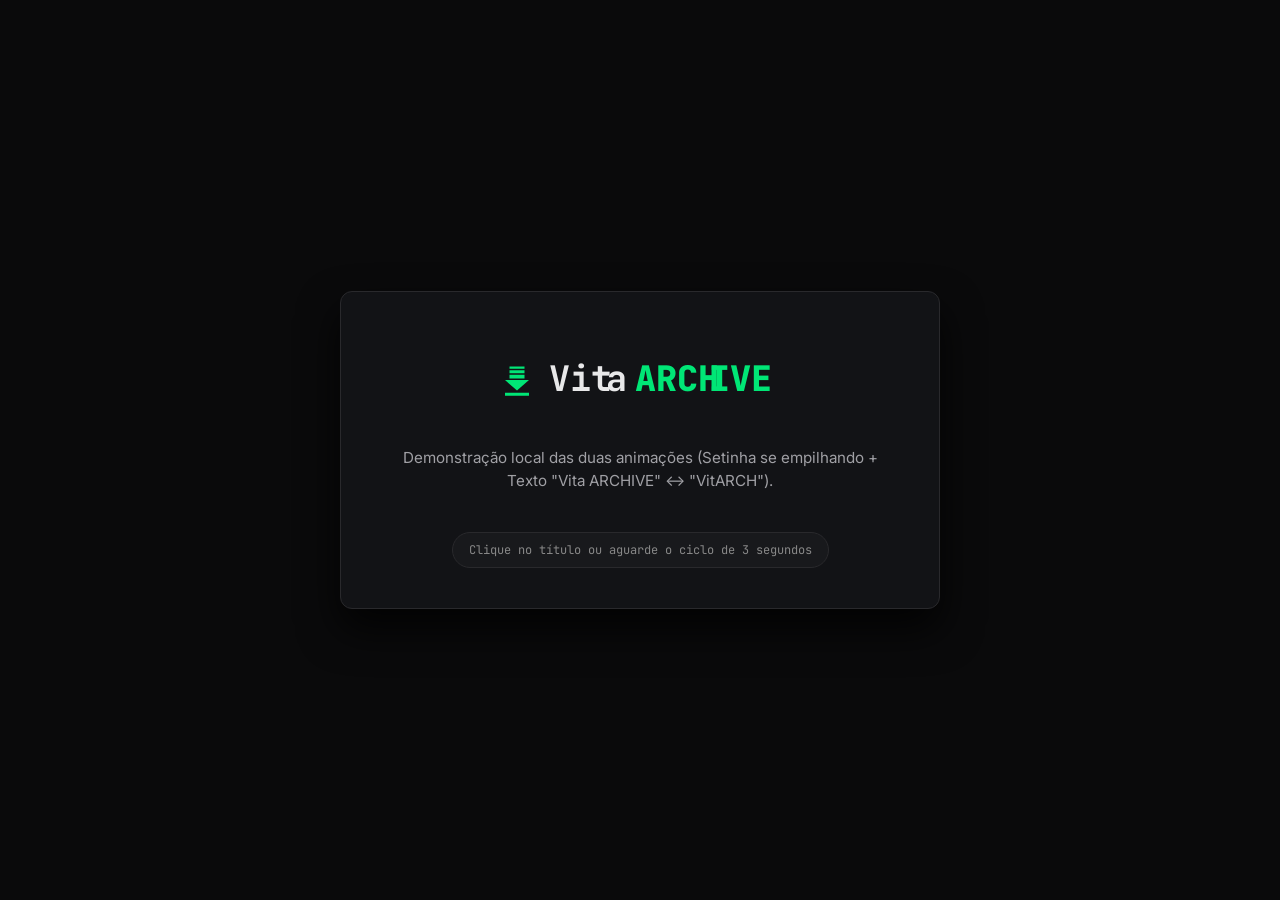
<file: demo_animations.html>
<!DOCTYPE html>
<html lang="en">
<head>
    <meta charset="UTF-8">
    <meta name="viewport" content="width=device-width, initial-scale=1.0">
    <title>VitARCH Animations Demo (Local)</title>
    <link rel="preconnect" href="https://fonts.googleapis.com">
    <link href="https://fonts.googleapis.com/css2?family=JetBrains+Mono:wght@400;600;700;800&family=Inter:wght@400;500;600&display=swap" rel="stylesheet">
    <link rel="stylesheet" href="css/style.css">
    <style>
        body {
            background: #0A0A0B;
            color: #E8E8E9;
            font-family: 'Inter', sans-serif;
            display: flex;
            flex-direction: column;
            align-items: center;
            justify-content: center;
            min-height: 100vh;
            margin: 0;
            padding: 20px;
        }

        .demo-card {
            background: #121316;
            border: 1px solid #29292C;
            border-radius: 12px;
            padding: 40px;
            max-width: 600px;
            width: 100%;
            text-align: center;
            box-shadow: 0 20px 40px rgba(0,0,0,0.8);
        }

        /* 1. Downward Pulsing Arrow Animation (Base Statica) */
        .animated-arrow-icon .line-base {
            opacity: 1;
            fill: #00E676;
        }

        .animated-arrow-icon .arrow-head {
            transform-origin: center;
            animation: moveArrowDown 1.6s infinite ease-in-out;
        }

        .animated-arrow-icon .line-1,
        .animated-arrow-icon .line-2,
        .animated-arrow-icon .line-3 {
            animation: pulseLinesDown 1.6s infinite ease-in-out;
        }
        .animated-arrow-icon .line-1 { animation-delay: 0.0s; }
        .animated-arrow-icon .line-2 { animation-delay: 0.15s; }
        .animated-arrow-icon .line-3 { animation-delay: 0.30s; }

        @keyframes moveArrowDown {
            0% {
                opacity: 0.2;
                transform: translateY(-4px);
                fill: currentColor;
            }
            50% {
                opacity: 1;
                transform: translateY(2px);
                fill: #00E676;
                filter: drop-shadow(0 2px 8px #00E676);
            }
            100% {
                opacity: 0.2;
                transform: translateY(4px);
                fill: currentColor;
            }
        }

        @keyframes pulseLinesDown {
            0%, 100% {
                opacity: 0.3;
                fill: currentColor;
            }
            50% {
                opacity: 1;
                fill: #00E676;
            }
        }

        /* 2. Vita + ARCHIVE -> VitARCH Morphing Animation */
        .blend-title-wrapper {
            display: inline-flex;
            align-items: center;
            font-family: 'JetBrains Mono', monospace;
            cursor: pointer;
            user-select: none;
        }

        .blend-text-container {
            display: inline-flex;
            align-items: center;
            font-weight: 700;
            font-size: 2.2rem;
        }

        .blend-word-vita {
            display: inline-block;
            color: #E8E8E9;
            transition: all 0.5s ease;
        }

        .blend-word-archive {
            display: inline-block;
            color: #00E676;
            font-weight: 800;
            margin-left: 2px;
            transition: all 0.5s ease;
            position: relative;
        }

        .blend-word-archive .arch-tail {
            display: inline-block;
            opacity: 1;
            max-width: 120px;
            transition: all 0.6s cubic-bezier(0.16, 1, 0.3, 1);
            vertical-align: bottom;
        }

        .blend-title-wrapper.blending .blend-word-archive .arch-tail {
            opacity: 0;
            max-width: 0;
            margin: 0;
            transform: translateX(-10px);
        }

        .blend-word-vita .vita-tail {
            display: inline-block;
            opacity: 1;
            max-width: 50px;
            transition: all 0.6s cubic-bezier(0.16, 1, 0.3, 1);
        }

        .blend-title-wrapper.blending .blend-word-vita .vita-tail {
            opacity: 0;
            max-width: 0;
            margin: 0;
            transform: translateX(-6px);
        }

        .info-tag {
            margin-top: 24px;
            font-family: 'JetBrains Mono', monospace;
            font-size: 12px;
            color: #888;
            background: #18191C;
            padding: 8px 16px;
            border-radius: 20px;
            border: 1px solid #29292C;
            display: inline-block;
        }
    </style>
</head>
<body>

    <div class="demo-card">
        <h1 class="blend-title-wrapper" id="morphTitle">
            <!-- Setinha Empilhando em Loop -->
            <svg class="animated-arrow-icon" width="36" height="36" viewBox="0 0 24 24" fill="none" xmlns="http://www.w3.org/2000/svg" style="color: #00E676; flex-shrink: 0; margin-right: 14px;">
                <rect class="line-1" x="7" y="3" width="10" height="1.5" fill="currentColor" />
                <rect class="line-2" x="7" y="5.5" width="10" height="2" fill="currentColor" />
                <rect class="line-3" x="7" y="8.5" width="10" height="2.5" fill="currentColor" />
                <path class="arrow-head" d="M7 12H4L12 19L20 12H17V12H7Z" fill="currentColor" />
                <rect class="line-base" x="4" y="20.5" width="16" height="2" fill="currentColor" />
            </svg>
            <!-- Palavras Vita + ARCHIVE Misturando para VitARCH -->
            <span class="blend-text-container">
                <span class="blend-word-vita">Vit<span class="vita-tail">a</span></span>
                <span class="blend-word-archive">ARCH<span class="arch-tail">IVE</span></span>
            </span>
        </h1>

        <p style="color: #A0A0A5; font-size: 0.95rem; margin-top: 20px;">Demonstração local das duas animações (Setinha se empilhando + Texto "Vita ARCHIVE" ↔ "VitARCH").</p>
        
        <div class="info-tag">Clique no título ou aguarde o ciclo de 3 segundos</div>
    </div>

    <script>
        const morphTitle = document.getElementById('morphTitle');
        if (morphTitle) {
            setInterval(() => {
                morphTitle.classList.toggle('blending');
            }, 3000);

            morphTitle.addEventListener('click', () => {
                morphTitle.classList.toggle('blending');
            });
        }
    </script>
</body>
</html>
</file>
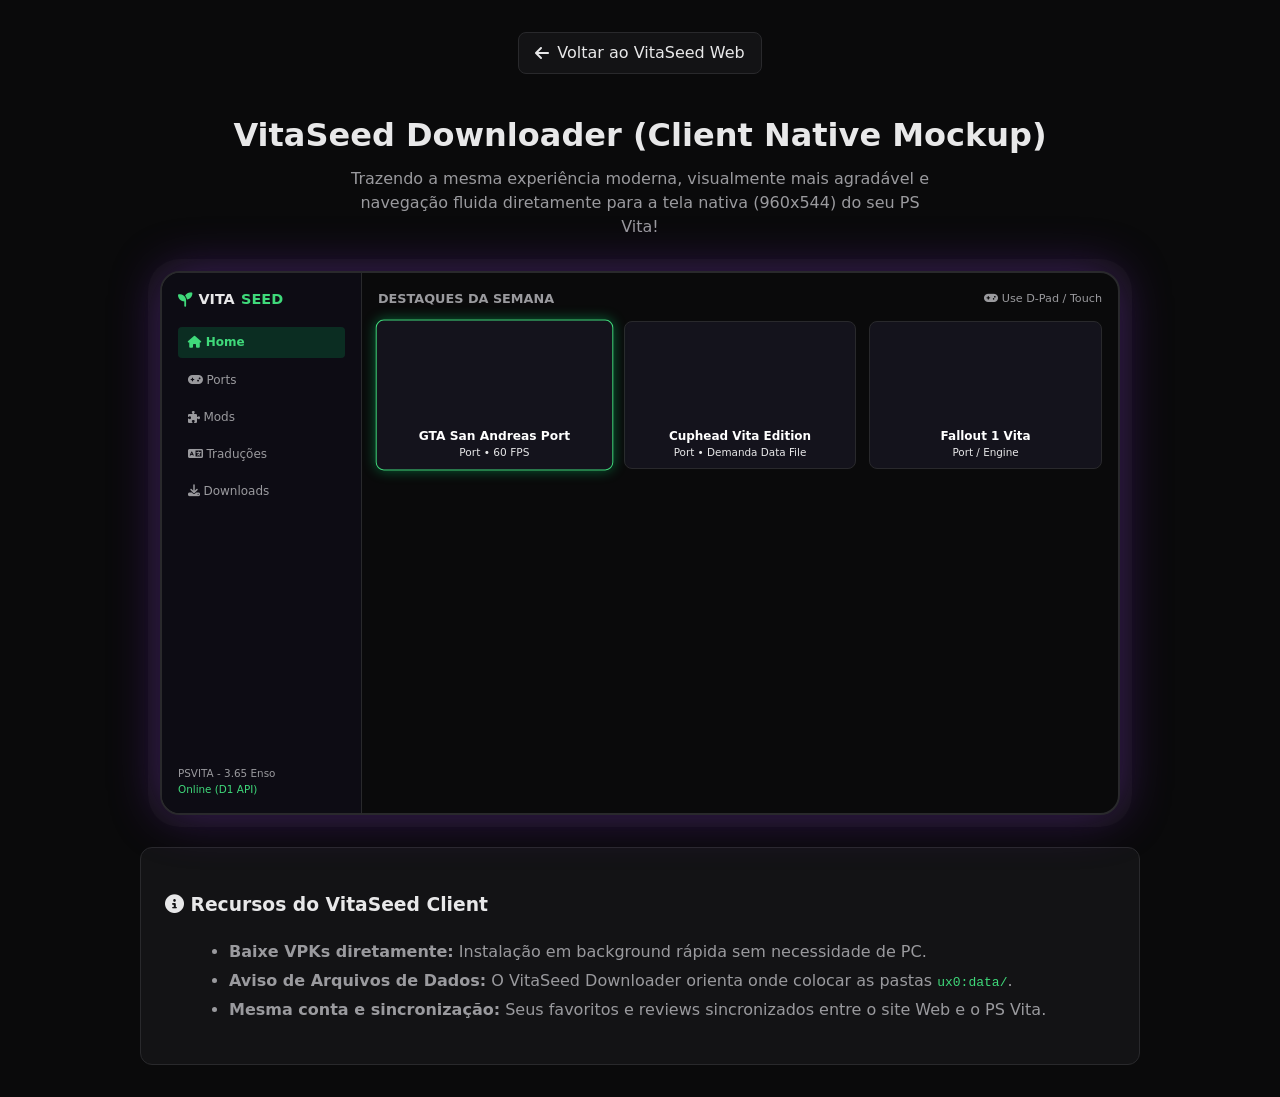
<file: vitasess_showcase.html>
<!DOCTYPE html>
<html lang="pt-BR">
<head>
    <meta charset="UTF-8">
    <meta name="viewport" content="width=device-width, initial-scale=1.0">
    <title>VitaSeed Downloader - Showcase PS Vita</title>
    <link rel="stylesheet" href="css/style.css?v=34">
    <link rel="stylesheet" href="https://cdnjs.cloudflare.com/ajax/libs/font-awesome/6.4.0/css/all.min.css">
    <style>
        .vita-console {
            position: relative;
            width: 960px;
            height: 544px;
            margin: 2rem auto;
            border-radius: 20px;
            overflow: hidden;
            box-shadow: 0 0 50px rgba(121, 40, 202, 0.4), 0 0 0 12px #111;
            border: 2px solid var(--border-color);
            background: var(--bg-main);
        }
        
        .app-wrapper {
            width: 100%;
            height: 100%;
            display: flex;
        }

        .vita-sidebar {
            width: 200px;
            background: #0d0c14;
            border-right: 1px solid var(--border-color);
            padding: 1rem;
            display: flex;
            flex-direction: column;
            justify-content: space-between;
        }

        .vita-main {
            flex: 1;
            padding: 1rem;
            overflow-y: auto;
        }

        .vita-grid {
            display: grid;
            grid-template-columns: repeat(3, 1fr);
            gap: 0.8rem;
        }

        .vita-card {
            background: rgba(22, 21, 31, 0.9);
            border: 1px solid var(--border-color);
            border-radius: 8px;
            padding: 0.5rem;
            transition: 0.2s;
        }

        .vita-card.active {
            border-color: var(--accent-green);
            box-shadow: 0 0 12px rgba(0, 230, 118, 0.4);
            transform: scale(1.02);
        }

        .vita-banner {
            width: 100%;
            height: 90px;
            background-size: cover;
            background-position: center;
            border-radius: 4px;
            margin-bottom: 0.4rem;
        }
    </style>
</head>
<body>
    <div class="content-wrapper" style="margin-left: 0; width: 100%; padding: 2rem;">
        <div style="max-width: 1000px; margin: 0 auto; text-align: center;">
            <a href="index.html" class="btn-icon" style="text-decoration: none; color: var(--text-main); display: inline-flex; align-items: center; gap: 0.5rem; margin-bottom: 1rem; background: var(--bg-card); padding: 0.5rem 1rem; border-radius: 8px; border: 1px solid var(--border-color);"><i class="fa-solid fa-arrow-left"></i> Voltar ao VitaSeed Web</a>
            <h1 style="font-size: 2rem; margin-bottom: 0.5rem;">VitaSeed Downloader (Client Native Mockup)</h1>
            <p style="color: var(--text-muted); max-width: 600px; margin: 0 auto 1.5rem auto;">
                Trazendo a mesma experiência moderna, visualmente mais agradável e navegação fluida diretamente para a tela nativa (960x544) do seu PS Vita!
            </p>

            <!-- Moldura do PS Vita Simulada -->
            <div class="vita-console">
                <div class="app-wrapper">
                    <!-- Sidebar do Client -->
                    <div class="vita-sidebar">
                        <div>
                            <div style="font-size: 0.9rem; font-weight: bold; margin-bottom: 1rem; display: flex; align-items: center; gap: 0.4rem; color: var(--text-main);">
                                <i class="fa-solid fa-seedling" style="color: var(--accent-green);"></i> VITA<strong style="color: var(--accent-green);">SEED</strong>
                            </div>
                            <div style="display: flex; flex-direction: column; gap: 0.4rem; text-align: left; font-size: 0.75rem;">
                                <div style="padding: 0.4rem 0.6rem; background: rgba(0,230,118,0.15); color: var(--accent-green); border-radius: 4px; font-weight: bold;"><i class="fa-solid fa-house"></i> Home</div>
                                <div style="padding: 0.4rem 0.6rem; color: var(--text-muted);"><i class="fa-solid fa-gamepad"></i> Ports</div>
                                <div style="padding: 0.4rem 0.6rem; color: var(--text-muted);"><i class="fa-solid fa-puzzle-piece"></i> Mods</div>
                                <div style="padding: 0.4rem 0.6rem; color: var(--text-muted);"><i class="fa-solid fa-language"></i> Traduções</div>
                                <div style="padding: 0.4rem 0.6rem; color: var(--text-muted);"><i class="fa-solid fa-download"></i> Downloads</div>
                            </div>
                        </div>
                        <div style="font-size: 0.65rem; color: var(--text-muted); text-align: left;">
                            <div>PSVITA - 3.65 Enso</div>
                            <div style="color: var(--accent-green);">Online (D1 API)</div>
                        </div>
                    </div>

                    <!-- Conteúdo Principal do Vita -->
                    <div class="vita-main">
                        <div style="display: flex; justify-content: space-between; align-items: center; margin-bottom: 0.8rem;">
                            <div style="font-size: 0.8rem; font-weight: bold; color: var(--text-muted); text-transform: uppercase;">Destaques da Semana</div>
                            <div style="font-size: 0.7rem; color: var(--text-muted);"><i class="fa-solid fa-gamepad"></i> Use D-Pad / Touch</div>
                        </div>

                        <div class="vita-grid">
                            <div class="vita-card active">
                                <div class="vita-banner" style="background-image: url('https://images.unsplash.com/photo-1550745165-9bc0b252726f?auto=format&fit=crop&w=400&q=80');"></div>
                                <div style="font-size: 0.75rem; font-weight: bold; color: white;">GTA San Andreas Port</div>
                                <div style="font-size: 0.65rem; color: var(--tag-port);">Port • 60 FPS</div>
                            </div>
                            <div class="vita-card">
                                <div class="vita-banner" style="background-image: url('https://images.unsplash.com/photo-1542751371-adc38448a05e?auto=format&fit=crop&w=400&q=80');"></div>
                                <div style="font-size: 0.75rem; font-weight: bold; color: white;">Cuphead Vita Edition</div>
                                <div style="font-size: 0.65rem; color: var(--tag-port);">Port • Demanda Data File</div>
                            </div>
                            <div class="vita-card">
                                <div class="vita-banner" style="background-image: url('https://images.unsplash.com/photo-1511512578047-dfb367046420?auto=format&fit=crop&w=400&q=80');"></div>
                                <div style="font-size: 0.75rem; font-weight: bold; color: white;">Fallout 1 Vita</div>
                                <div style="font-size: 0.65rem; color: var(--tag-mod);">Port / Engine</div>
                            </div>
                        </div>
                    </div>
                </div>
            </div>

            <div style="margin-top: 2rem; background: var(--bg-card); border: 1px solid var(--border-color); border-radius: 12px; padding: 1.5rem; text-align: left;">
                <h3><i class="fa-solid fa-circle-info"></i> Recursos do VitaSeed Client</h3>
                <ul style="margin-top: 0.8rem; margin-left: 1.5rem; color: var(--text-muted); line-height: 1.8;">
                    <li><strong>Baixe VPKs diretamente:</strong> Instalação em background rápida sem necessidade de PC.</li>
                    <li><strong>Aviso de Arquivos de Dados:</strong> O VitaSeed Downloader orienta onde colocar as pastas <code style="color: var(--accent-green);">ux0:data/</code>.</li>
                    <li><strong>Mesma conta e sincronização:</strong> Seus favoritos e reviews sincronizados entre o site Web e o PS Vita.</li>
                </ul>
            </div>
        </div>
    </div>
</body>
</html>
</file>
<file: css/style.css>
/* VitARCH Main Stylesheet */
:root {
  --bg: #0A0A0B;
  --sidebar: #08090A;
  --surface: #131315;
  --surface-2: #1A1A1D;
  --border: #29292C;
  --border-2: #38383C;
  --text: #E8E8E9;
  --muted: #9A9A9E;
  --muted-2: #5E5E63;

  --green: #3FD97A;
  --green-dim: #1E8A4A;
  --green-bg: #10281A;

  /* Backward Compatibility Aliases */
  --bg-main: var(--bg);
  --bg-card: var(--surface);
  --bg-sidebar: var(--sidebar);
  --accent-green: var(--green);
  --text-main: var(--text);
  --text-muted: var(--muted);
  --border-color: var(--border);
  --card-border: var(--border);

  --mono: 'JetBrains Mono', ui-monospace, monospace;
  --sans: 'Inter', system-ui, sans-serif;

  --sbw: 250px;
  --r: 4px;
}

[data-theme="light"] {
  --bg: #F4F4F6;
  --sidebar: #FFFFFF;
  --surface: #FFFFFF;
  --surface-2: #EAEAEE;
  --border: #D1D1D6;
  --border-2: #B0B0B8;
  --text: #1C1C1E;
  --muted: #636366;
  --muted-2: #8E8E93;

  --green: #10B981;
  --green-dim: #059669;
  --green-bg: #D1FAE5;
}

[data-theme="sony"] {
  --bg: #0A1224;
  --sidebar: #060B18;
  --surface: #0E1A34;
  --surface-2: #142448;
  --border: #1C3260;
  --border-2: #284684;
  --text: #F0F4FF;
  --muted: #8AA2D4;
  --muted-2: #5874A8;

  --green: #0070D1;
  --green-dim: #00439C;
  --green-bg: #0A2552;
}

* { box-sizing: border-box; }
html { scroll-behavior: smooth; }
body {
  margin: 0;
  background: var(--bg);
  color: var(--text);
  font-family: var(--sans);
  line-height: 1.5;
  -webkit-font-smoothing: antialiased;
}
a { color: inherit; text-decoration: none; }
button { font-family: inherit; }
::selection { background: var(--green); color: #08090A; }

/* ---------- layout ---------- */
.app { display: flex; min-height: 100vh; }

/* ---------- sidebar ---------- */
.sidebar {
  width: var(--sbw);
  flex-shrink: 0;
  background: var(--sidebar);
  border-right: 1px solid var(--border);
  padding: 20px 16px 22px;
  position: sticky;
  top: 0;
  height: 100vh;
  overflow-y: auto;
}
.sb-brand { display: flex; align-items: center; gap: 8px; margin-bottom: 28px; padding: 4px 2px; text-decoration: none; cursor: pointer; }
.sb-brand .mark {
  display: inline-flex;
  align-items: center;
  justify-content: center;
  color: var(--green);
  flex-shrink: 0;
}
.sb-brand .mark svg {
  width: 100%;
  height: 100%;
  max-width: 50px;
  max-height: 50px;
  display: block;
}
.sb-brand .names { line-height: 1.2; }
.sb-brand .n1 { font-family: var(--mono); font-weight: 800; font-size: 22px; color: var(--text); letter-spacing: -0.02em; }
.sb-brand .n1 b { color: var(--green); font-weight: 800; }
.sb-brand .n2 { font-size: 12px; color: var(--muted-2); font-family: var(--mono); }

/* Title Styling */
.glitch-title {
  position: relative;
  font-family: var(--mono);
  font-weight: 800;
  font-size: 2.5rem;
  color: var(--text);
  text-align: left;
  margin: 0.5rem 0 1rem 0;
  display: inline-block;
}
.glitch-title b {
  color: var(--green);
}

/* Subtle Word Glitch Effect */
.glitch-subtle {
  position: relative;
  display: inline-block;
}
.glitch-subtle:hover {
  animation: glitchTextSubtle 0.3s ease-in-out;
}

@keyframes glitchTextSubtle {
  0% { transform: translate(0); text-shadow: none; }
  20% { transform: translate(-1px, 1px); text-shadow: -1px 0 #ff0055, 1px 0 #3FD97A; }
  40% { transform: translate(1px, -1px); text-shadow: 1px 0 #ff0055, -1px 0 #3FD97A; }
  60% { transform: translate(-1px, 0); text-shadow: -1px 0 #3FD97A; }
  80% { transform: translate(1px, 0); text-shadow: 1px 0 #ff0055; }
  100% { transform: translate(0); text-shadow: none; }
}

body {
  margin: 0;
  background: var(--bg);
  color: var(--text);
  font-family: var(--sans);
  line-height: 1.5;
  -webkit-font-smoothing: antialiased;
}

/* Terminal Page Loader Bar (Below Topbar) */
#terminal-loader {
  position: sticky;
  top: 54px;
  width: 100%;
  height: 36px;
  background: var(--surface-2);
  border-bottom: 1px solid var(--border);
  z-index: 18;
  display: flex;
  align-items: center;
  justify-content: flex-start;
  padding: 0 26px;
  font-family: var(--mono);
  font-size: 13px;
  color: var(--text);
  opacity: 1;
  transition: opacity 0.25s ease, visibility 0.25s ease;
}
#terminal-loader.fade-out {
  opacity: 0;
  visibility: hidden;
  height: 0;
  padding: 0;
  border-bottom: none;
}
.cmd-box {
  background: none;
  border: none;
  padding: 0;
  box-shadow: none;
  display: flex;
  align-items: center;
  gap: 8px;
}
.cmd-prompt {
  color: var(--green);
  font-weight: 700;
}
.cmd-cursor {
  display: inline-block;
  width: 7px;
  height: 14px;
  background: var(--green);
  margin-left: 2px;
  vertical-align: middle;
  animation: blinkCursor 0.8s infinite;
}
@keyframes blinkCursor {
  0%, 100% { opacity: 1; }
  50% { opacity: 0; }
}

.sb-section {
  font-family: var(--mono);
  font-size: 10.5px;
  font-weight: 700;
  text-transform: uppercase;
  letter-spacing: .1em;
  color: var(--muted-2);
  margin: 20px 6px 8px;
}
.sb-link {
  display: flex;
  align-items: center;
  gap: 9px;
  padding: 8px 8px;
  border-radius: var(--r);
  font-size: 13.5px;
  color: var(--muted);
  font-weight: 500;
  border-left: 2px solid transparent;
}
.sb-link:hover { background: var(--surface); color: var(--text); }
.sb-link.active { background: var(--surface-2); color: var(--text); border-left-color: var(--green); }
.sb-link .tag { font-family: var(--mono); font-size: 10px; color: var(--muted-2); }
.sb-link.ext::after { content: "↗"; margin-left: auto; font-size: 10px; color: var(--muted-2); }

.sb-bottom { margin-top: 22px; padding-top: 14px; border-top: 1px solid var(--border); }

/* ---------- main ---------- */
.main { flex: 1; min-width: 0; }

.topbar {
  position: sticky;
  top: 0;
  z-index: 20;
  background: var(--bg);
  border-bottom: 1px solid var(--border);
  display: flex;
  align-items: center;
  justify-content: space-between;
  gap: 16px;
  padding: 13px 26px;
}
.topbar-left { display: flex; align-items: center; gap: 14px; }
.burger {
  display: none;
  background: none;
  border: 1px solid var(--border);
  color: var(--text);
  width: 34px;
  height: 34px;
  border-radius: var(--r);
  align-items: center;
  justify-content: center;
  cursor: pointer;
}
.version-badge {
  font-family: var(--mono);
  font-size: 11px;
  font-weight: 600;
  color: var(--muted);
  background: var(--surface);
  border: 1px solid var(--border);
  padding: 5px 9px;
  border-radius: var(--r);
}
.version-badge .b { color: var(--green); }
.topbar-right { display: flex; align-items: center; gap: 10px; }
.btn-ghost-sm {
  border: 1px solid var(--border);
  color: var(--text);
  font-weight: 600;
  font-size: 13px;
  padding: 8px 15px;
  border-radius: var(--r);
  cursor: pointer;
  background: none;
  font-family: var(--mono);
}
.btn-ghost-sm:hover { border-color: var(--muted-2); }
.btn-green-sm {
  background: var(--green);
  color: #08090A;
  font-weight: 700;
  font-size: 13px;
  padding: 8px 15px;
  border-radius: var(--r);
  cursor: pointer;
  border: none;
  font-family: var(--mono);
}
.btn-green-sm:hover { filter: brightness(1.08); }

.wrap { max-width: 1180px; margin: 0 auto; padding: 0 26px; }

/* ---------- intro banner ---------- */
.intro {
  position: relative;
  background: var(--bg);
  padding: 42px 0 30px;
  border-bottom: 1px solid var(--border);
  overflow: hidden;
}
.intro::before {
  content: "";
  position: absolute;
  inset: 0;
  z-index: 0;
  background-image: linear-gradient(var(--border) 1px, transparent 1px), linear-gradient(90deg, var(--border) 1px, transparent 1px);
  background-size: 34px 34px;
  background-position: center top;
  -webkit-mask-image: linear-gradient(180deg, black, transparent 90%);
  mask-image: linear-gradient(180deg, black, transparent 90%);
  pointer-events: none;
}
.intro .wrap { position: relative; z-index: 1; }
.intro-prompt { font-family: var(--mono); font-size: 12px; color: var(--green); margin-bottom: 14px; }
.intro-prompt .cur {
  display: inline-block;
  width: 7px;
  height: 13px;
  background: var(--green);
  vertical-align: -2px;
  margin-left: 2px;
  animation: blink 1s steps(2) infinite;
}
@keyframes blink { 0%,100%{opacity:1} 50%{opacity:0} }
.intro h1 { font-family: var(--mono); font-weight: 700; font-size: clamp(24px,3vw,32px); margin: 0 0 10px; letter-spacing: -0.01em; }
.intro p { color: var(--muted); font-size: 14.5px; max-width: 600px; margin: 0 0 20px; }
.chip-row { display: flex; gap: 8px; flex-wrap: wrap; }
.chip {
  font-family: var(--mono);
  font-size: 11.5px;
  font-weight: 600;
  color: var(--muted);
  border: 1px solid var(--border);
  background: var(--surface);
  padding: 6px 12px;
  border-radius: var(--r);
  cursor: pointer;
}
.chip:hover { color: var(--text); border-color: var(--border-2); }
.chip.active { color: #08090A; background: var(--green); border-color: var(--green); }

/* ---------- section dividers ---------- */
.section {
  padding: 54px 0;
  border-bottom: 1px solid var(--border);
  position: relative;
}
.section::after {
  content: "";
  position: absolute;
  bottom: -1px;
  left: 50%;
  transform: translateX(-50%);
  width: 120px;
  height: 1px;
  background: linear-gradient(90deg, transparent, var(--green), transparent);
  opacity: 0.6;
}
.section:last-of-type {
  border-bottom: none;
}
.section:last-of-type::after {
  display: none;
}
.section-head { display: flex; align-items: baseline; justify-content: space-between; margin-bottom: 16px; }
.section-head h2 { font-family: var(--mono); font-weight: 700; font-size: 16px; margin: 0; text-transform: uppercase; letter-spacing: .03em; }
.section-head .see-all { font-size: 12.5px; color: var(--muted); font-weight: 600; font-family: var(--mono); }
.section-head .see-all:hover { color: var(--green); }

.top10-viewport {
  position: relative;
  overflow-x: auto;
  overflow-y: hidden;
  padding-bottom: 8px;
  scroll-behavior: smooth;
  scrollbar-width: thin;
  scrollbar-color: var(--green-dim) var(--surface-2);
}
.top10-viewport::-webkit-scrollbar {
  height: 6px;
}
.top10-viewport::-webkit-scrollbar-track {
  background: var(--surface-2);
  border-radius: 4px;
}
.top10-viewport::-webkit-scrollbar-thumb {
  background: var(--green-dim);
  border-radius: 4px;
}
.top10-viewport::-webkit-scrollbar-thumb:hover {
  background: var(--green);
}

.top10-nav-btn {
  position: absolute;
  top: 42%;
  transform: translateY(-50%);
  z-index: 10;
  width: 38px;
  height: 38px;
  border-radius: 50%;
  background: rgba(12, 13, 15, 0.85);
  border: 1px solid var(--border-2);
  color: var(--text);
  font-size: 20px;
  display: flex;
  align-items: center;
  justify-content: center;
  cursor: pointer;
  backdrop-filter: blur(8px);
  transition: all 0.2s ease;
  box-shadow: 0 4px 12px rgba(0,0,0,0.6);
}
.top10-nav-btn:hover {
  background: var(--green);
  color: #000;
  border-color: var(--green);
  box-shadow: 0 0 14px var(--green);
  scale: 1.1;
}
.top10-nav-btn.prev { left: -14px; }
.top10-nav-btn.next { right: -14px; }
.top10-track {
  display: flex;
  gap: 14px;
  width: max-content;
}
.top10-item { flex: 0 0 160px; }
.top10-tile {
  aspect-ratio: 3/4;
  border-radius: var(--r);
  position: relative;
  overflow: hidden;
  display: flex;
  align-items: flex-end;
  padding: 11px;
  border: 1px solid var(--border);
  background: var(--surface);
  transition: border-color .15s ease;
}
.top10-item:hover .top10-tile { border-color: var(--green-dim); }
.top10-tile .rank {
  position: absolute;
  top: 8px;
  left: 8px;
  font-family: var(--mono);
  font-weight: 800;
  font-size: 11px;
  color: var(--muted);
  background: rgba(10, 10, 11, 0.85);
  border: 1px solid var(--border-2);
  border-radius: 4px;
  padding: 2px 7px;
  backdrop-filter: blur(4px);
  z-index: 3;
  letter-spacing: 0.5px;
}
.top10-item.top3 .top10-tile .rank {
  color: #000;
  background: var(--green);
  border-color: var(--green);
  box-shadow: 0 0 10px rgba(0, 230, 118, 0.5);
}
.top10-tile .name {
  position: relative;
  z-index: 2;
  font-family: var(--mono);
  font-weight: 700;
  color: var(--text);
  font-size: 13px;
  line-height: 1.25;
  text-shadow: 0 2px 6px rgba(0,0,0,0.95), 0 0 10px rgba(0,0,0,0.8);
}
.top10-item .cat-label { margin-top: 7px; font-family: var(--mono); font-size: 10px; color: var(--muted-2); text-transform: uppercase; letter-spacing: .05em; }

/* ---------- catalog ---------- */
.tabs { display: flex; gap: 0; border-bottom: 1px solid var(--border); margin-bottom: 24px; overflow-x: auto; }
.tab { font-weight: 600; font-size: 13px; color: var(--muted); padding: 10px 16px; border-bottom: 2px solid transparent; white-space: nowrap; cursor: pointer; font-family: var(--mono); }
.tab:hover { color: var(--text); }
.tab.active { color: var(--green); border-bottom-color: var(--green); }

.grid { display: grid; grid-template-columns: repeat(3, 1fr); gap: 18px; }
.card.card-fade-in {
  animation: tabFilterFade 0.35s cubic-bezier(0.16, 1, 0.3, 1) forwards;
}

@keyframes tabFilterFade {
  0% {
    opacity: 0;
    transform: translateY(12px) scale(0.97);
  }
  100% {
    opacity: 1;
    transform: translateY(0) scale(1);
  }
}
.grid.list-mode { display: flex; flex-direction: column; gap: 10px; }
.grid.list-mode .card { display: flex; align-items: center; justify-content: space-between; border-left: 3px solid var(--green); }
.grid.list-mode .card-cover { aspect-ratio: 16/6; width: 140px; flex-shrink: 0; }
.grid.list-mode .card-cover .name { display: none; }
.grid.list-mode .card-info { flex: 1; display: flex; align-items: center; justify-content: space-between; gap: 16px; padding: 10px 18px; }
.grid.list-mode .card-info-main { display: flex; flex-direction: column; gap: 2px; }
.grid.list-mode .card-info-title { font-family: var(--mono); font-weight: 700; font-size: 15px; color: var(--text); }
.grid.list-mode .card-info .sub { margin-bottom: 0; }

/* Novo Modo Icones (Icon Mode) */
.grid.icon-mode {
  display: grid;
  grid-template-columns: repeat(auto-fill, minmax(130px, 1fr));
  gap: 14px;
}
.grid.icon-mode .card {
  text-align: center;
  padding: 10px;
}
.grid.icon-mode .card-cover {
  aspect-ratio: 1/1;
  border-radius: 10px;
  width: 100%;
}
.grid.icon-mode .card-cover .name {
  display: none;
}
.grid.icon-mode .card-info {
  padding: 8px 2px 2px 2px;
}
.grid.icon-mode .card-info .sub {
  font-size: 11px;
  white-space: nowrap;
  overflow: hidden;
  text-overflow: ellipsis;
}
.grid.icon-mode .card-info .rating,
.grid.icon-mode .card-info .btn-small {
  display: none;
}
@media (max-width: 940px) { .grid { grid-template-columns: repeat(2, 1fr); } }
@media (max-width: 600px) { .grid { grid-template-columns: 1fr; } .grid.list-mode .card { flex-direction: column; align-items: stretch; } .grid.list-mode .card-cover { width: 100%; } }

.card { background: var(--surface); border-radius: var(--r); overflow: hidden; border: 1px solid var(--border); transition: border-color .15s ease; }
.card:hover { border-color: var(--border-2); }
.card-cover {
  aspect-ratio: 16/9;
  position: relative;
  display: flex;
  align-items: flex-end;
  padding: 12px;
  background: repeating-linear-gradient(135deg, var(--surface-2) 0px, var(--surface-2) 10px, var(--surface) 10px, var(--surface) 20px);
  border-bottom: 1px solid var(--border);
}
.card-cover .tag {
  font-family: var(--mono);
  font-size: 10px;
  font-weight: 700;
  letter-spacing: .05em;
  color: var(--muted);
  background: var(--surface);
  border: 1px solid var(--border-2);
  padding: 3px 8px;
  border-radius: 3px;
  position: absolute;
  top: 10px;
  left: 10px;
}
.card-cover .name { position: relative; z-index: 2; font-family: var(--mono); font-weight: 700; color: var(--text); font-size: 15px; background: var(--surface); padding: 4px 8px; border-radius: 3px; }
.card-info { padding: 13px 15px 15px; }
.card-info .sub { font-size: 12px; color: var(--muted-2); margin-bottom: 10px; font-family: var(--mono); }
.card-info .row { display: flex; align-items: center; justify-content: space-between; gap: 10px; }
.status { font-size: 11px; font-weight: 700; font-family: var(--mono); text-transform: uppercase; letter-spacing: .05em; color: var(--muted-2); }
.status.ok { color: var(--green); }
.btn-small { background: none; border: 1px solid var(--border); color: var(--muted); font-size: 11.5px; font-weight: 600; padding: 6px 12px; border-radius: 3px; white-space: nowrap; font-family: var(--mono); }
.btn-small:hover { color: var(--green); border-color: var(--green-dim); }

/* ---------- footer ---------- */
footer {
  position: relative;
  border-top: 1px solid var(--border);
  padding: 36px 0 42px;
  margin-top: 20px;
  overflow: hidden;
  background: var(--bg);
}
footer::before {
  content: "";
  position: absolute;
  inset: 0;
  z-index: 0;
  background-image: linear-gradient(var(--border) 1px, transparent 1px), linear-gradient(90deg, var(--border) 1px, transparent 1px);
  background-size: 34px 34px;
  background-position: center bottom;
  -webkit-mask-image: linear-gradient(0deg, black, transparent 90%);
  mask-image: linear-gradient(0deg, black, transparent 90%);
  pointer-events: none;
}
footer .wrap { position: relative; z-index: 1; }
.foot-row { display: flex; justify-content: space-between; align-items: flex-start; flex-wrap: wrap; gap: 16px; }
.foot-copy { font-size: 12.5px; color: var(--muted); font-family: var(--mono); }
.foot-disclaimer { font-size: 11.5px; color: var(--muted-2); max-width: 480px; margin-top: 6px; }
.foot-links { display: flex; gap: 18px; font-size: 12.5px; color: var(--muted); font-family: var(--mono); }
.foot-links a:hover { color: var(--green); }

/* ---------- modals ---------- */
.overlay {
  position: fixed;
  inset: 0;
  background: rgba(4,4,5,0.75);
  display: none;
  align-items: center;
  justify-content: center;
  z-index: 100;
  padding: 20px;
}
.overlay.open { display: flex; }
.modal {
  background: var(--surface);
  border: 1px solid var(--border-2);
  border-radius: var(--r);
  max-width: 400px;
  width: 100%;
  padding: 22px 22px 20px;
  position: relative;
}
.modal h3 { font-family: var(--mono); font-weight: 700; font-size: 16px; margin: 0 0 10px; text-transform: uppercase; letter-spacing: .02em; }
.modal p { font-size: 13.5px; color: var(--muted); margin: 0 0 16px; }
.modal-close { position: absolute; top: 12px; right: 14px; background: none; border: none; color: var(--muted); font-size: 17px; cursor: pointer; font-family: var(--mono); }
.modal-close:hover { color: var(--text); }
.oauth-btn {
  width: 100%;
  display: flex;
  align-items: center;
  justify-content: center;
  gap: 8px;
  border: 1px solid var(--border);
  background: var(--surface-2);
  color: var(--text);
  font-weight: 600;
  font-size: 13px;
  padding: 11px;
  border-radius: var(--r);
  margin-bottom: 9px;
  cursor: pointer;
  font-family: var(--mono);
}
.oauth-btn:hover { border-color: var(--green-dim); color: var(--green); }
.modal textarea {
  width: 100%;
  min-height: 84px;
  background: var(--surface-2);
  border: 1px solid var(--border);
  border-radius: var(--r);
  color: var(--text);
  font-family: var(--mono);
  font-size: 13px;
  padding: 10px;
  resize: vertical;
  margin-bottom: 12px;
}

/* ---------- rating + bookmark ---------- */
.bookmark {
  position: absolute;
  top: 9px;
  right: 9px;
  z-index: 3;
  width: 26px;
  height: 26px;
  border-radius: 3px;
  border: 1px solid var(--border-2);
  background: var(--surface);
  color: var(--text);
  font-family: var(--mono);
  font-size: 14px;
  display: flex;
  align-items: center;
  justify-content: center;
  cursor: pointer;
  line-height: 1;
}
.bookmark:hover { color: var(--green); border-color: var(--green-dim); }
.bookmark.saved { background: var(--green) !important; color: #08090A !important; border-color: var(--green) !important; font-weight: 900; box-shadow: 0 0 10px rgba(0, 230, 118, 0.4); }
.rating { display: flex; align-items: center; gap: 6px; margin-bottom: 8px; font-family: var(--mono); }
.rating .stars { letter-spacing: 1px; font-size: 12px; color: var(--border-2); }
.rating .stars .fill { color: var(--green); }
.rating .score { font-size: 11px; color: var(--muted-2); }
.rating.none { font-size: 11px; color: var(--muted-2); font-style: normal; }

/* ---------- community lists ---------- */
.lists-row { display: flex; gap: 16px; justify-content: center; overflow-x: auto; padding-bottom: 6px; scrollbar-width: none; }
.lists-row::-webkit-scrollbar { display: none; }
.list-card { flex: 0 0 240px; background: var(--surface); border: 1px solid var(--border); border-radius: var(--r); overflow: hidden; transition: border-color .15s ease; }
.list-card:hover { border-color: var(--green-dim); }
.list-cover { display: grid; grid-template-columns: repeat(2, 1fr); gap: 2px; padding: 2px; background: var(--border); aspect-ratio: 16/8; }
.list-cover .sw {
  background: repeating-linear-gradient(135deg, var(--surface-2) 0px, var(--surface-2) 8px, var(--surface) 8px, var(--surface) 16px);
}
.list-info { padding: 12px 14px 14px; }
.list-info h4 { font-family: var(--mono); font-size: 13.5px; font-weight: 700; margin: 0 0 6px; }
.list-info .meta { font-size: 11.5px; color: var(--muted-2); font-family: var(--mono); }

/* ---------- activity feed ---------- */
.activity { border: 1px solid var(--border); border-radius: var(--r); background: var(--surface); padding: 4px 0; }
.activity-line {
  display: flex;
  gap: 12px;
  padding: 9px 16px;
  font-family: var(--mono);
  font-size: 12.5px;
  border-bottom: 1px solid var(--border);
}
.activity-line:last-child { border-bottom: none; }
.activity-time { color: var(--muted-2); flex-shrink: 0; }
.activity-text { color: var(--muted); }
.activity-text b { color: var(--text); font-weight: 600; }
.activity-text .verb { color: var(--green); }

@media (max-width: 860px) {
  .sidebar { position: fixed; left: 0; top: 0; z-index: 60; transform: translateX(-100%); transition: transform .2s ease; }
  .sidebar.open { transform: translateX(0); }
  .burger { display: flex; }
}

/* Modals Overlay Support */
.overlay {
  position: fixed;
  inset: 0;
  background: rgba(4,4,5,0.75);
  display: none;
  align-items: center;
  justify-content: center;
  z-index: 100;
  padding: 20px;
}
.overlay.open, .overlay.show { display: flex !important; }

.top10-viewport { scrollbar-width: none; -ms-overflow-style: none; }
.top10-viewport::-webkit-scrollbar { display: none; }

@media (prefers-reduced-motion: reduce) {
  .card, .top10-tile, .sidebar, .intro-prompt .cur { transition: none; animation: none; }
  .top10-track { animation: none; }
  .top10-viewport { overflow-x: auto; -webkit-mask-image: none; mask-image: none; }
}

/* ---------- Global Buttons & Details UI Fixes ---------- */
.btn-primary {
  background: var(--green);
  color: #08090A;
  font-family: var(--mono);
  font-weight: 700;
  font-size: 13px;
  padding: 10px 18px;
  border-radius: var(--r);
  border: none;
  cursor: pointer;
  display: inline-flex;
  align-items: center;
  gap: 8px;
  text-decoration: none;
}
.btn-primary:hover { filter: brightness(1.08); }

.btn-secondary {
  background: var(--surface-2);
  color: var(--text);
  font-family: var(--mono);
  font-weight: 600;
  font-size: 13px;
  padding: 10px 18px;
  border-radius: var(--r);
  border: 1px solid var(--border);
  cursor: pointer;
  display: inline-flex;
  align-items: center;
  gap: 8px;
  text-decoration: none;
}
.btn-secondary:hover { border-color: var(--muted-2); color: var(--green); }

.section-box {
  background: var(--surface);
  border: 1px solid var(--border);
  border-radius: var(--r);
  padding: 22px;
  margin-bottom: 20px;
}
.section-box h3 {
  font-family: var(--mono);
  font-size: 14px;
  font-weight: 700;
  text-transform: uppercase;
  color: var(--text);
  margin-bottom: 14px;
  display: flex;
  align-items: center;
  gap: 8px;
}

.meta-grid {
  display: grid;
  grid-template-columns: repeat(auto-fit, minmax(130px, 1fr));
  gap: 12px;
  background: var(--surface);
  border: 1px solid var(--border);
  border-radius: var(--r);
  padding: 16px;
  margin-bottom: 20px;
}
.meta-item {
  display: flex;
  flex-direction: column;
  gap: 6px;
  background: var(--surface-2);
  border: 1px solid var(--border);
  padding: 12px;
  border-radius: var(--r);
}
.meta-label {
  font-family: var(--mono);
  font-size: 10.5px;
  font-weight: 600;
  color: var(--muted);
  text-transform: uppercase;
  letter-spacing: .02em;
}
.meta-val {
  font-family: var(--mono);
  font-size: 13.5px;
  font-weight: 700;
  color: var(--text);
}
#meta-support {
  color: var(--green) !important;
}
.hidden { display: none !important; }

.review-card {
  background: var(--surface);
  border: 1px solid var(--border);
  border-radius: var(--r);
  padding: 16px;
  margin-bottom: 12px;
}
.review-author {
  display: flex;
  align-items: center;
  gap: 12px;
  margin-bottom: 8px;
}
.review-avatar {
  width: 36px;
  height: 36px;
  border-radius: 50%;
  background: var(--surface-2);
  border: 1px solid var(--green);
  color: var(--green);
  display: flex;
  align-items: center;
  justify-content: center;
  font-family: var(--mono);
  font-weight: 700;
}
.star-rating {
  color: #fbbf24;
}
.star-rating i.empty {
  color: var(--border-2);
  cursor: pointer;
}
/* ---------- Mobile Responsive Overhauls ---------- */
.sidebar-backdrop {
  position: fixed;
  inset: 0;
  background: rgba(0,0,0,0.6);
  backdrop-filter: blur(4px);
  z-index: 999;
  opacity: 0;
  visibility: hidden;
  transition: opacity 0.3s ease, visibility 0.3s ease;
}
.sidebar-backdrop.show {
  opacity: 1;
  visibility: visible;
}

@media (max-width: 768px) {
  .burger { display: flex !important; }
  .app { position: relative; }
  .sidebar {
    position: fixed;
    top: 0;
    left: 0;
    z-index: 10000;
    width: 260px;
    height: 100vh;
    transform: translateX(-100%);
    transition: transform 0.3s cubic-bezier(0.16, 1, 0.3, 1);
    box-shadow: 10px 0 30px rgba(0,0,0,0.8);
    margin: 0 !important;
  }
  .sidebar.open {
    transform: translateX(0);
  }
  .topbar {
    padding: 10px 16px;
  }
  .topbar-right {
    gap: 6px;
  }
  .btn-ghost-sm, .btn-green-sm {
    padding: 6px 10px;
    font-size: 11.5px;
  }
  .wrap {
    padding: 0 16px;
  }
  .intro {
    padding: 24px 0 20px;
  }
  .glitch-title {
    font-size: 1.8rem;
  }
  .lists-row {
    grid-template-columns: repeat(auto-fill, minmax(160px, 1fr));
    gap: 12px;
  }
  #terminal-loader {
    padding: 0 16px;
    font-size: 11.5px;
  }
}

/* ---------- Title Blend Animation (Default: VitARCH <-> Expanded: Vita ARCHIVE) ---------- */
.blend-title-wrapper {
  display: inline-flex;
  align-items: center;
  font-family: var(--mono);
  position: relative;
  cursor: pointer;
  user-select: none;
}

.blend-text-container {
  display: inline-flex;
  align-items: center;
  font-weight: 700;
}

.blend-word-vita {
  display: inline-block;
  color: var(--text);
  transition: all 0.5s ease;
}

.blend-word-archive {
  display: inline-block;
  color: var(--green);
  font-weight: 800;
  margin-left: 2px;
  transition: all 0.5s ease;
  position: relative;
}

/* Estado Padrão (VitARCH): cauda "a" e cauda "IVE" ocultas */
.blend-word-archive .arch-tail {
  display: inline-block;
  opacity: 0;
  max-width: 0;
  margin: 0;
  transform: translateX(-10px);
  transition: all 0.6s cubic-bezier(0.16, 1, 0.3, 1);
  vertical-align: bottom;
}

.blend-word-vita .vita-tail {
  display: inline-block;
  opacity: 0;
  max-width: 0;
  margin: 0;
  transform: translateX(-6px);
  transition: all 0.6s cubic-bezier(0.16, 1, 0.3, 1);
}

/* Estado Expandido (Vita ARCHIVE) ao ativar .blending */
.blend-title-wrapper.blending .blend-word-archive .arch-tail {
  opacity: 1;
  max-width: 120px;
  transform: translateX(0);
}

.blend-title-wrapper.blending .blend-word-vita .vita-tail {
  opacity: 1;
  max-width: 50px;
  transform: translateX(0);
}
</file>
